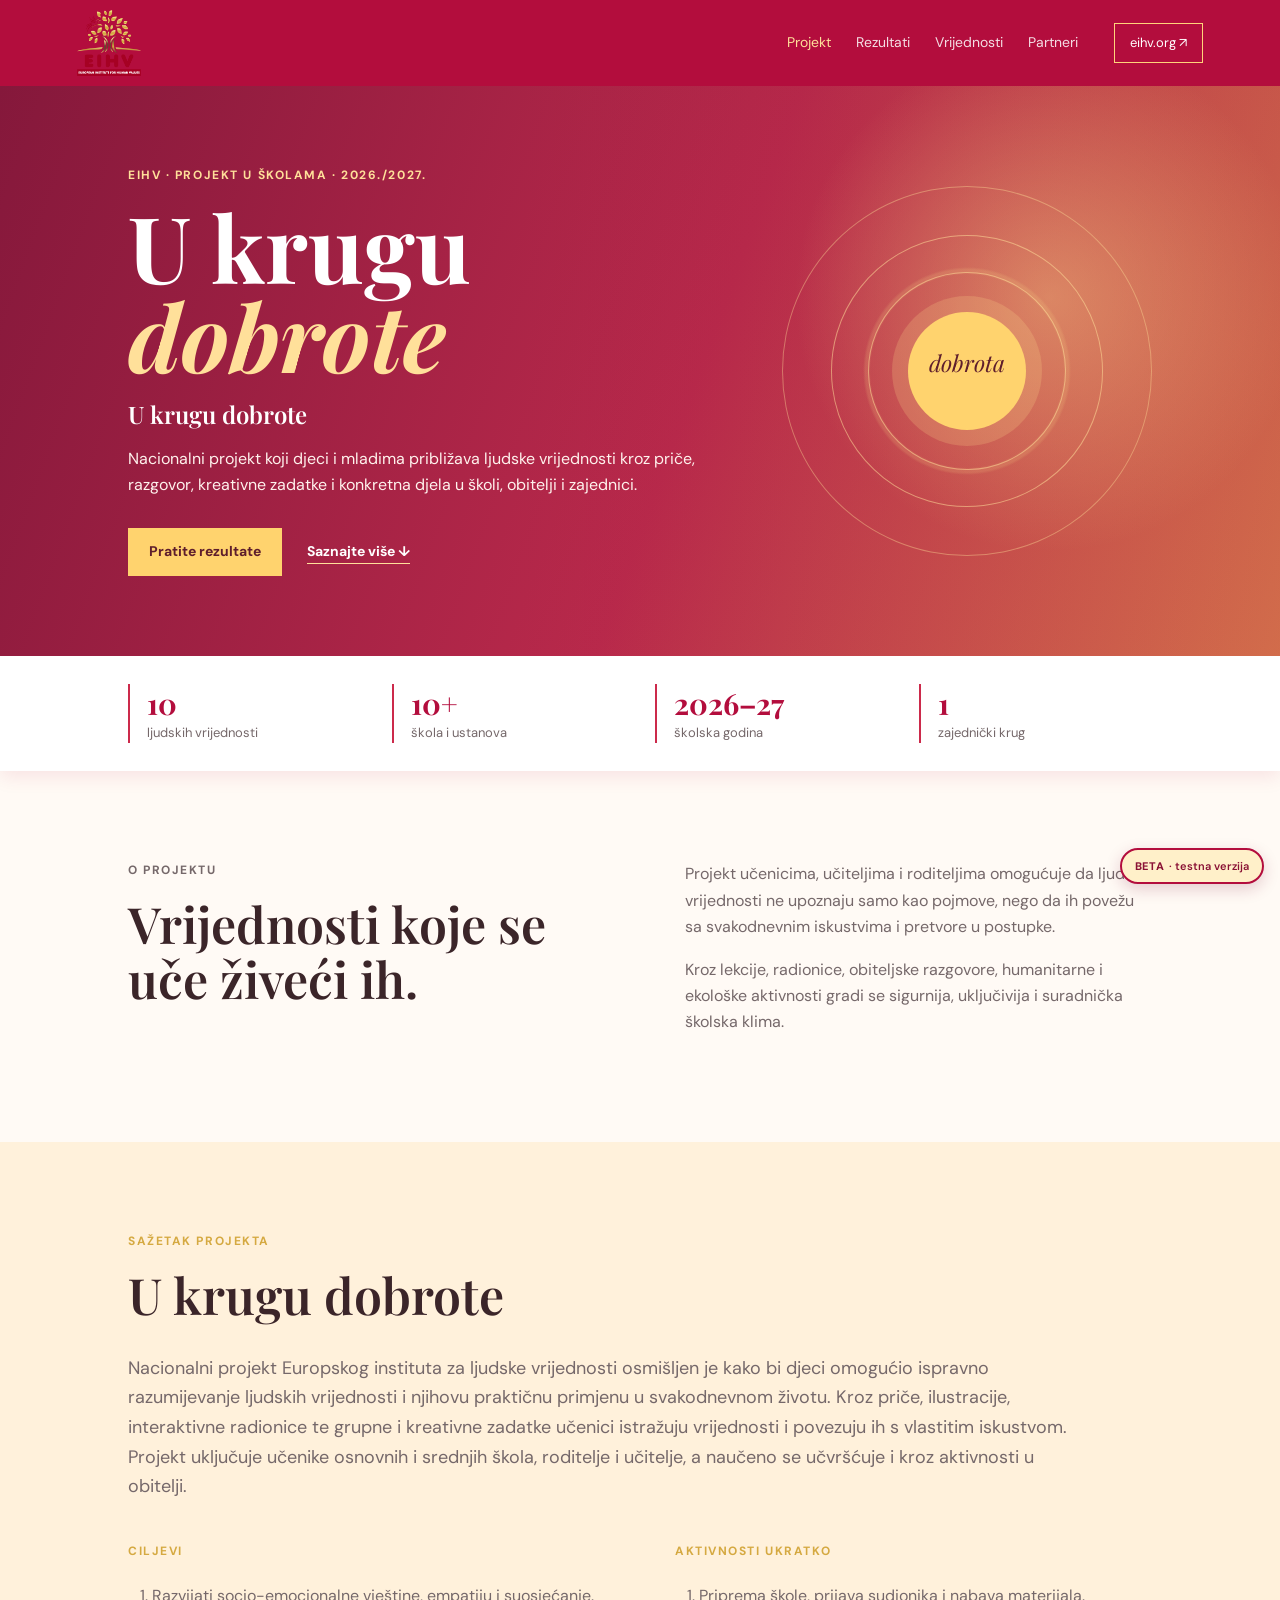
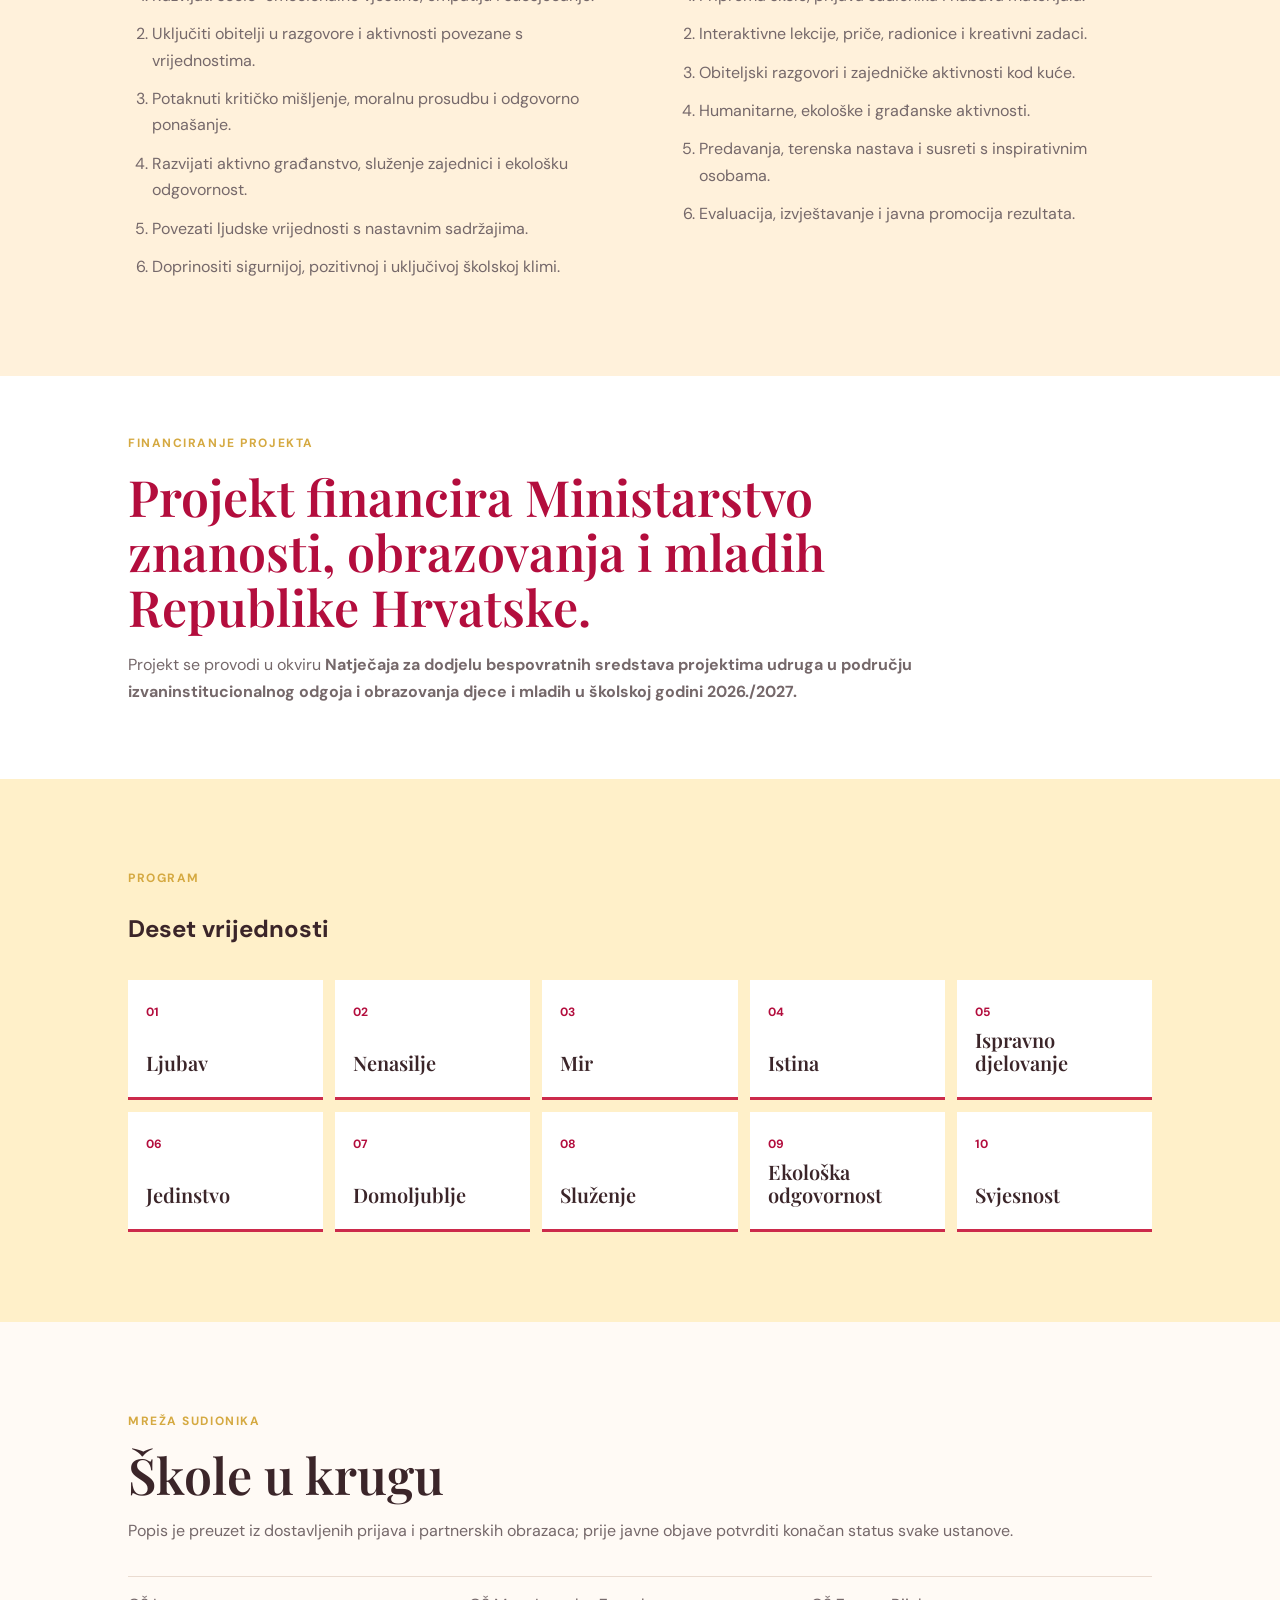
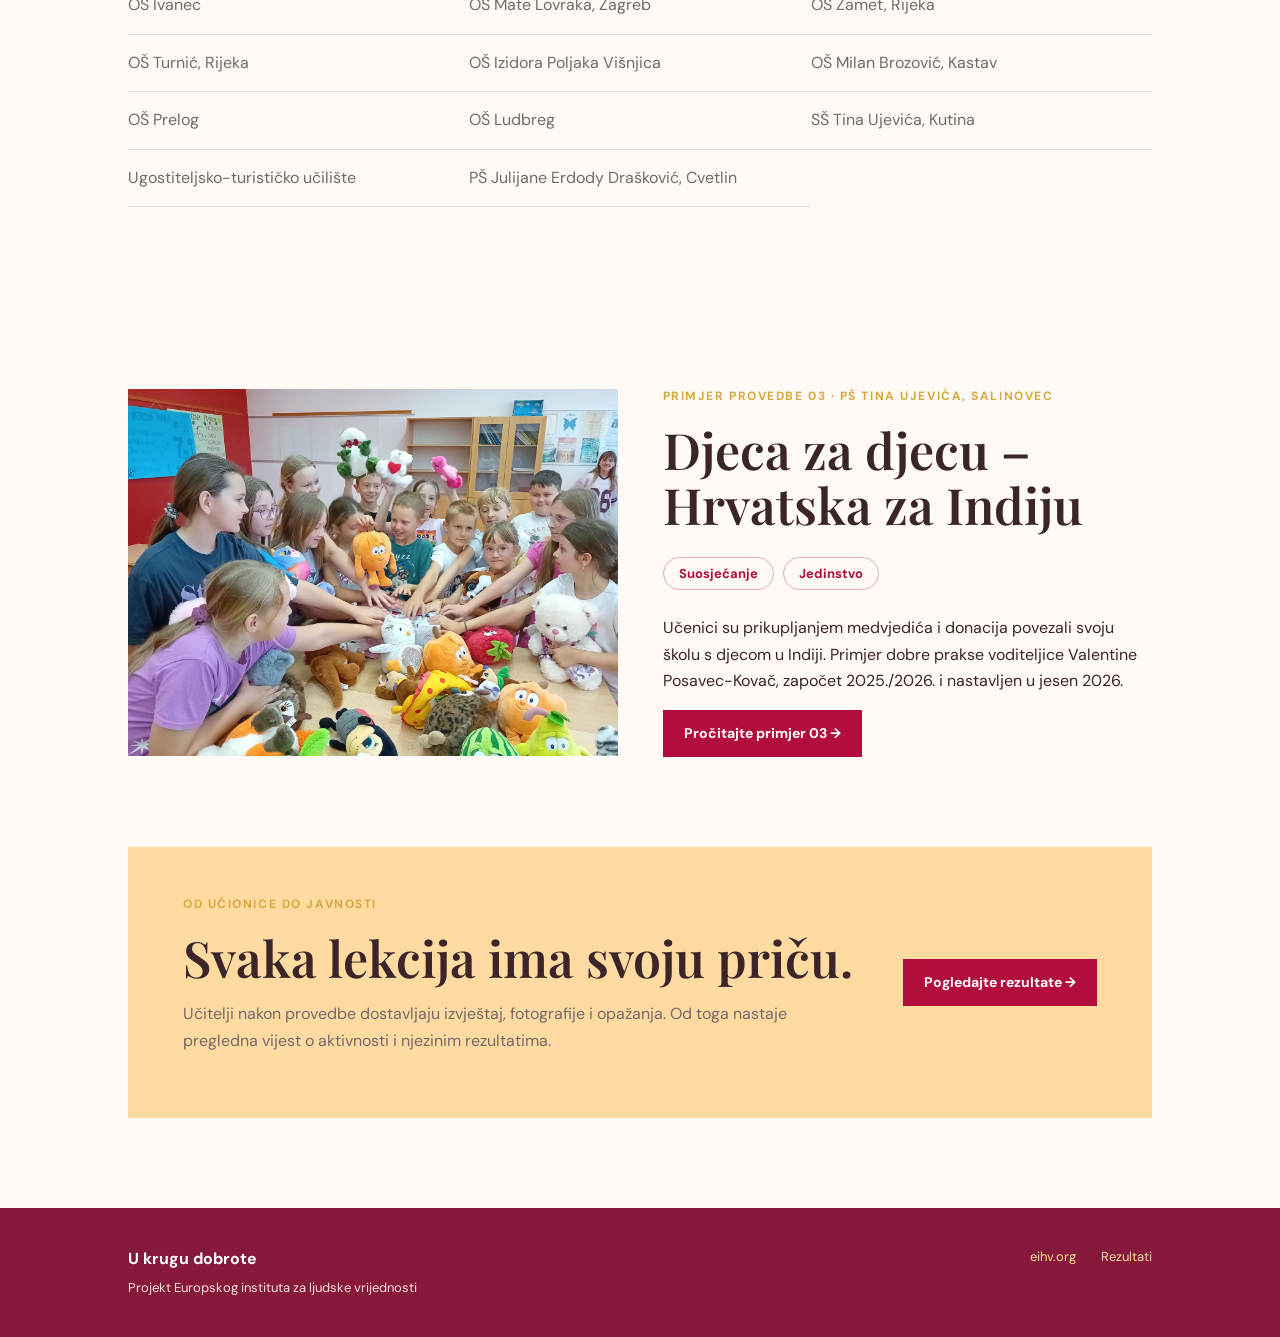
<file: index.html>
<!doctype html>
<html lang="hr">
<head>
  <meta charset="utf-8">
  <meta name="viewport" content="width=device-width, initial-scale=1">
  <meta name="description" content="U krugu dobrote - projekt Europskog instituta za ljudske vrijednosti.">
  <title>U krugu dobrote | EIHV</title>
  <link rel="stylesheet" href="styles.css">
  <link rel="stylesheet" href="primjer-03.css">
</head>
<body>
  <div class="beta-watermark" aria-label="Beta testna verzija">BETA <span>· testna verzija</span></div>
  <header class="site-header">
    <a class="brand" href="index.html" aria-label="U krugu dobrote - početna"><img src="eihv-logo.png" alt="Europski institut za ljudske vrijednosti - EIHV"></a>
    <nav aria-label="Glavna navigacija">
      <a class="active" href="index.html">Projekt</a>
      <a href="results.html">Rezultati</a>
      <a href="#vrijednosti">Vrijednosti</a>
      <a href="#partneri">Partneri</a>
    </nav>
    <a class="header-cta" href="https://eihv.org/" target="_blank" rel="noreferrer">eihv.org ↗</a>
  </header>

  <main>
    <section class="hero">
      <div class="hero-copy">
        <p class="eyebrow">EIHV · projekt u školama · 2026./2027.</p>
        <h1>U krugu<br><em>dobrote</em></h1>
        <p class="lead">U krugu dobrote</p>
        <p class="hero-text">Nacionalni projekt koji djeci i mladima približava ljudske vrijednosti kroz priče, razgovor, kreativne zadatke i konkretna djela u školi, obitelji i zajednici.</p>
        <div class="hero-actions"><a class="button button-gold" href="results.html">Pratite rezultate</a><a class="text-link" href="#o-projektu">Saznajte više ↓</a></div>
      </div>
      <div class="hero-art" aria-label="Ilustracija kruga dobrote" role="img"><div class="sun">dobrota</div><div class="orbit orbit-one"></div><div class="orbit orbit-two"></div></div>
    </section>

    <section class="stats" aria-label="Projekt u brojkama">
      <div><strong>10</strong><span>ljudskih vrijednosti</span></div><div><strong>10+</strong><span>škola i ustanova</span></div><div><strong>2026–27</strong><span>školska godina</span></div><div><strong>1</strong><span>zajednički krug</span></div>
    </section>

    <section class="section two-column" id="o-projektu">
      <div><p class="eyebrow">O projektu</p><h2>Vrijednosti koje se uče živeći ih.</h2></div>
      <div><p>Projekt učenicima, učiteljima i roditeljima omogućuje da ljudske vrijednosti ne upoznaju samo kao pojmove, nego da ih povežu sa svakodnevnim iskustvima i pretvore u postupke.</p><p>Kroz lekcije, radionice, obiteljske razgovore, humanitarne i ekološke aktivnosti gradi se sigurnija, uključivija i suradnička školska klima.</p></div>
    </section>

    <section class="section project-details" id="sazetak">
      <div class="section-heading"><p class="eyebrow">Sažetak projekta</p><h2>U krugu dobrote</h2></div>
      <p class="summary-text">Nacionalni projekt Europskog instituta za ljudske vrijednosti osmišljen je kako bi djeci omogućio ispravno razumijevanje ljudskih vrijednosti i njihovu praktičnu primjenu u svakodnevnom životu. Kroz priče, ilustracije, interaktivne radionice te grupne i kreativne zadatke učenici istražuju vrijednosti i povezuju ih s vlastitim iskustvom. Projekt uključuje učenike osnovnih i srednjih škola, roditelje i učitelje, a naučeno se učvršćuje i kroz aktivnosti u obitelji.</p>
      <div class="detail-columns">
        <div><p class="eyebrow">Ciljevi</p><ol class="goal-list"><li>Razvijati socio-emocionalne vještine, empatiju i suosjećanje.</li><li>Uključiti obitelji u razgovore i aktivnosti povezane s vrijednostima.</li><li>Potaknuti kritičko mišljenje, moralnu prosudbu i odgovorno ponašanje.</li><li>Razvijati aktivno građanstvo, služenje zajednici i ekološku odgovornost.</li><li>Povezati ljudske vrijednosti s nastavnim sadržajima.</li><li>Doprinositi sigurnijoj, pozitivnoj i uključivoj školskoj klimi.</li></ol></div>
        <div><p class="eyebrow">Aktivnosti ukratko</p><ol class="goal-list"><li>Priprema škole, prijava sudionika i nabava materijala.</li><li>Interaktivne lekcije, priče, radionice i kreativni zadaci.</li><li>Obiteljski razgovori i zajedničke aktivnosti kod kuće.</li><li>Humanitarne, ekološke i građanske aktivnosti.</li><li>Predavanja, terenska nastava i susreti s inspirativnim osobama.</li><li>Evaluacija, izvještavanje i javna promocija rezultata.</li></ol></div>
      </div>
    </section>

    <section class="funding-section"><p class="eyebrow">Financiranje projekta</p><h2>Projekt financira Ministarstvo znanosti, obrazovanja i mladih Republike Hrvatske.</h2><p>Projekt se provodi u okviru <strong>Natječaja za dodjelu bespovratnih sredstava projektima udruga u području izvaninstitucionalnog odgoja i obrazovanja djece i mladih u školskoj godini 2026./2027.</strong></p></section>

    <section class="values-section" id="vrijednosti"><div class="section-heading"><p class="eyebrow">Program</p><h2>Deset vrijednosti</h2></div><div class="value-grid">
      <div class="value-card"><b>01</b><span>Ljubav</span></div><div class="value-card"><b>02</b><span>Nenasilje</span></div><div class="value-card"><b>03</b><span>Mir</span></div><div class="value-card"><b>04</b><span>Istina</span></div><div class="value-card"><b>05</b><span>Ispravno djelovanje</span></div><div class="value-card"><b>06</b><span>Jedinstvo</span></div><div class="value-card"><b>07</b><span>Domoljublje</span></div><div class="value-card"><b>08</b><span>Služenje</span></div><div class="value-card"><b>09</b><span>Ekološka odgovornost</span></div><div class="value-card"><b>10</b><span>Svjesnost</span></div>
    </div></section>

    <section class="section" id="partneri"><div class="section-heading"><p class="eyebrow">Mreža sudionika</p><h2>Škole u krugu</h2><p class="muted">Popis je preuzet iz dostavljenih prijava i partnerskih obrazaca; prije javne objave potvrditi konačan status svake ustanove.</p></div><div class="school-grid"><span>OŠ Ivanec</span><span>OŠ Mate Lovraka, Zagreb</span><span>OŠ Zamet, Rijeka</span><span>OŠ Turnić, Rijeka</span><span>OŠ Izidora Poljaka Višnjica</span><span>OŠ Milan Brozović, Kastav</span><span>OŠ Prelog</span><span>OŠ Ludbreg</span><span>SŠ Tina Ujevića, Kutina</span><span>Ugostiteljsko-turističko učilište</span><span>PŠ Julijane Erdody Drašković, Cvetlin</span></div></section>

    <section class="section practice-feature" id="primjer-03" aria-labelledby="primjer-03-naslov">
      <a href="primjer-03-djeca-za-djecu.html" aria-label="Pročitajte primjer 03: Djeca za djecu – Hrvatska za Indiju"><img src="assets/primjer-03/slika-2.webp" alt="Učenici iz Salinovca u humanitarnoj akciji s plišanim medvjedićima" width="1600" height="1200" loading="lazy"></a>
      <div><p class="eyebrow">Primjer provedbe 03 · PŠ Tina Ujevića, Salinovec</p><h2 id="primjer-03-naslov">Djeca za djecu – Hrvatska za Indiju</h2><div class="value-tags" aria-label="Vrijednosti"><span>Suosjećanje</span><span>Jedinstvo</span></div><p>Učenici su prikupljanjem medvjedića i donacija povezali svoju školu s djecom u Indiji. Primjer dobre prakse voditeljice Valentine Posavec-Kovač, započet 2025./2026. i nastavljen u jesen 2026.</p><a class="button button-dark" href="primjer-03-djeca-za-djecu.html">Pročitajte primjer 03 →</a></div>
    </section>
    <section class="results-promo"><div><p class="eyebrow">Od učionice do javnosti</p><h2>Svaka lekcija ima svoju priču.</h2><p>Učitelji nakon provedbe dostavljaju izvještaj, fotografije i opažanja. Od toga nastaje pregledna vijest o aktivnosti i njezinim rezultatima.</p></div><a class="button button-dark" href="results.html">Pogledajte rezultate →</a></section>
  </main>
  <footer><div><strong>U krugu dobrote</strong><p>Projekt Europskog instituta za ljudske vrijednosti</p></div><div><a href="https://eihv.org/" target="_blank" rel="noreferrer">eihv.org</a><a href="results.html">Rezultati</a></div></footer>
</body>
</html>
</file>
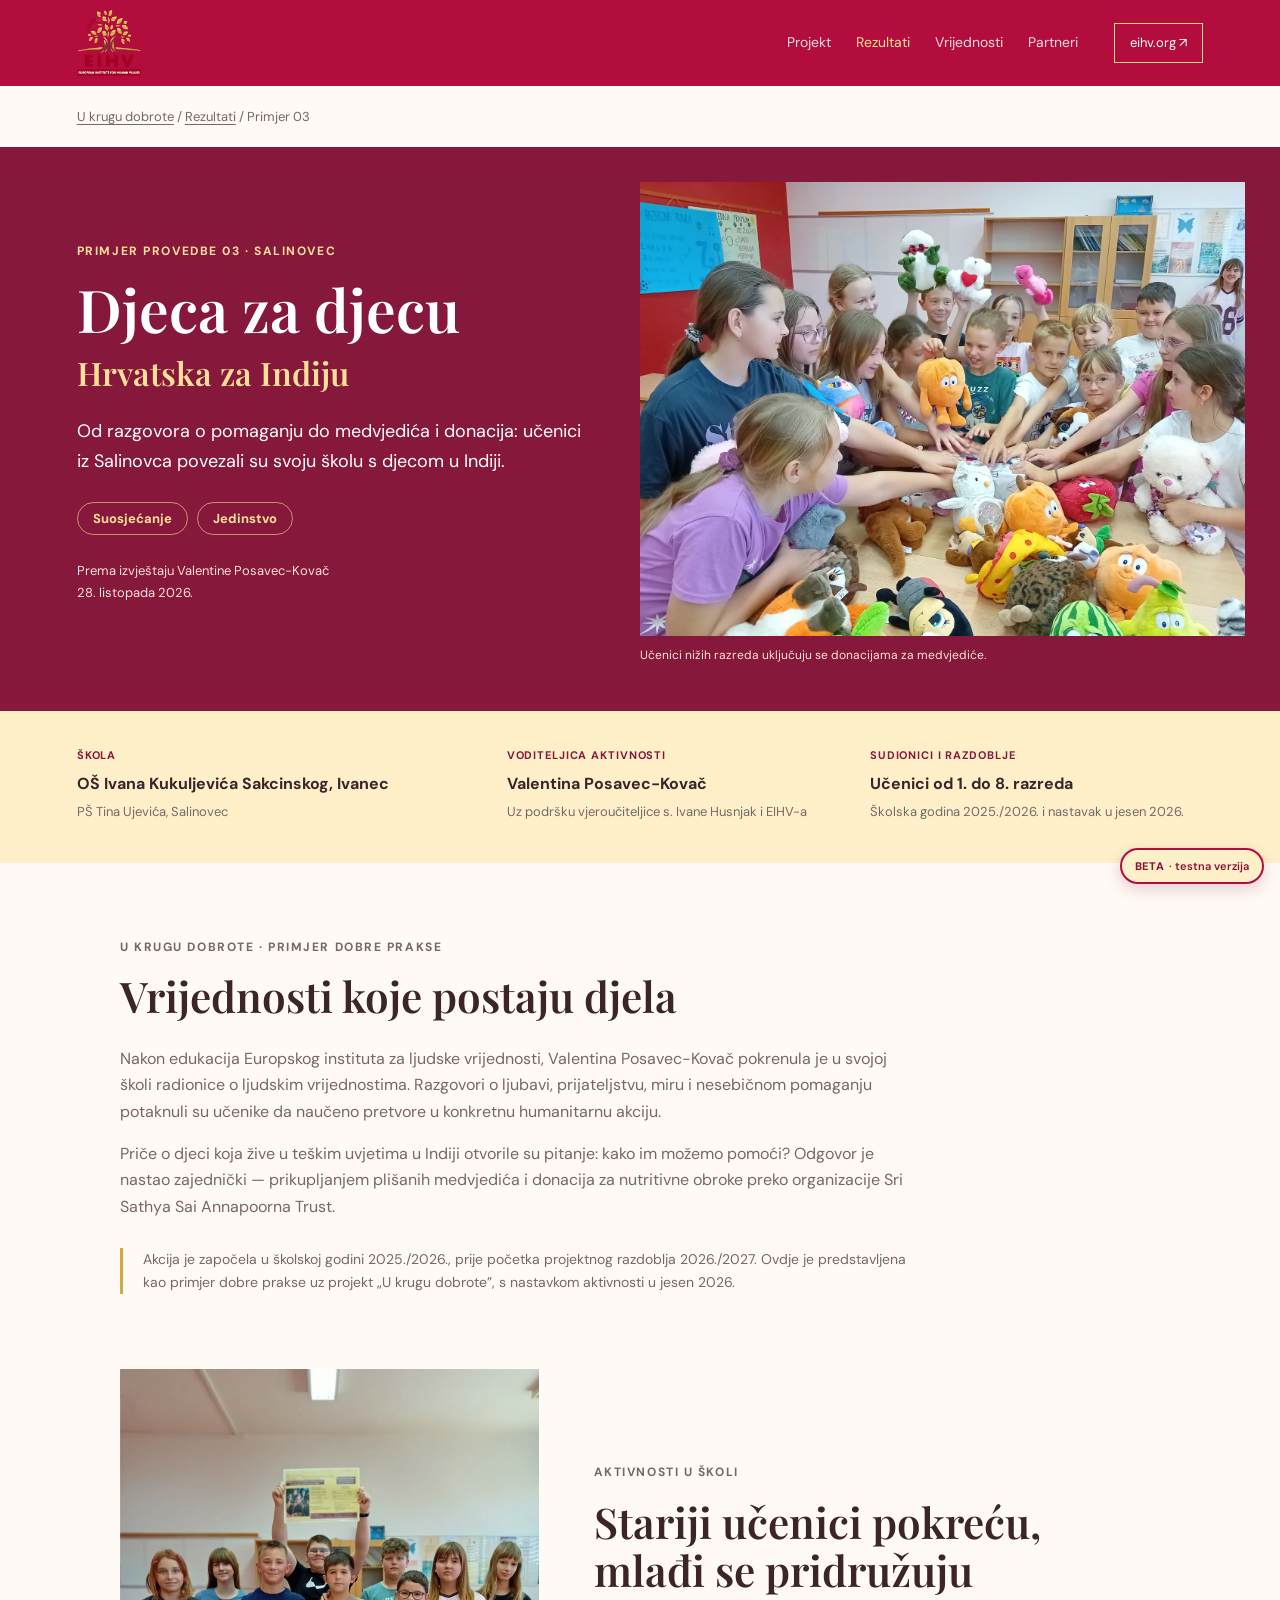
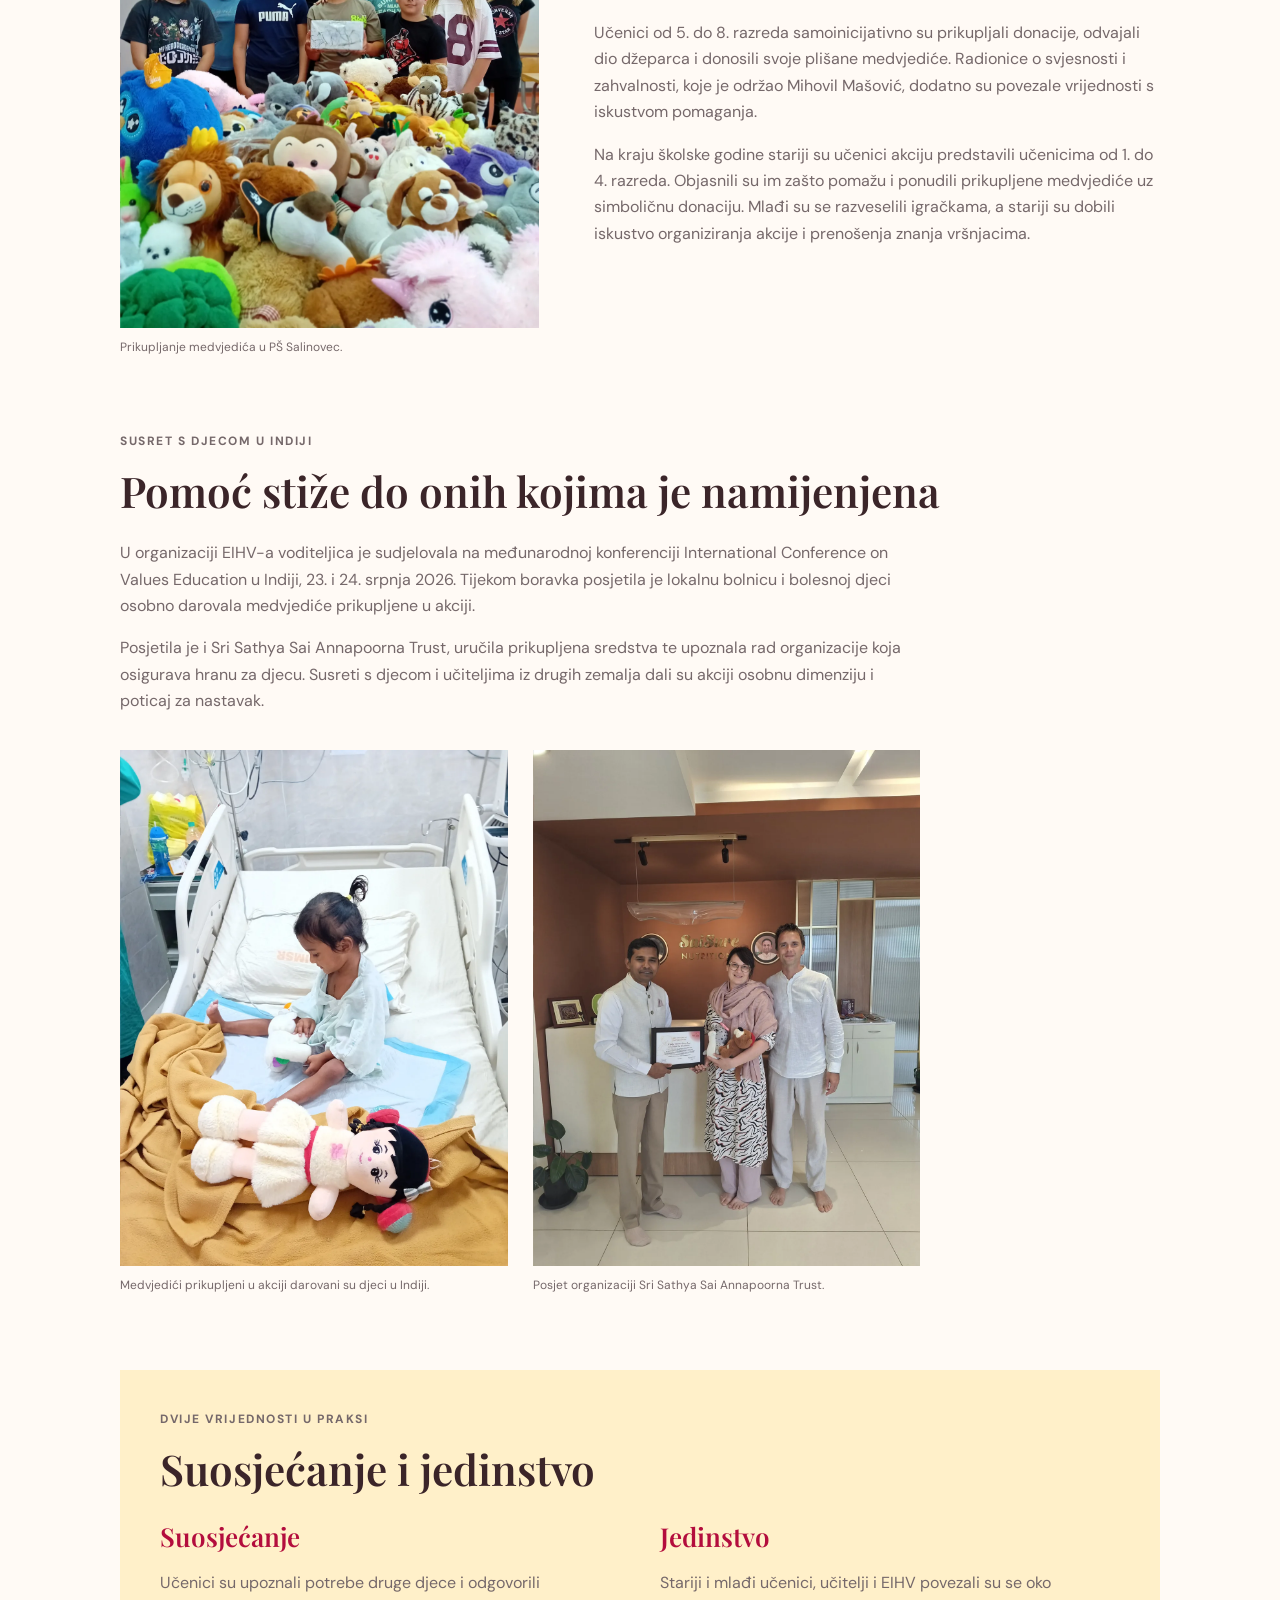
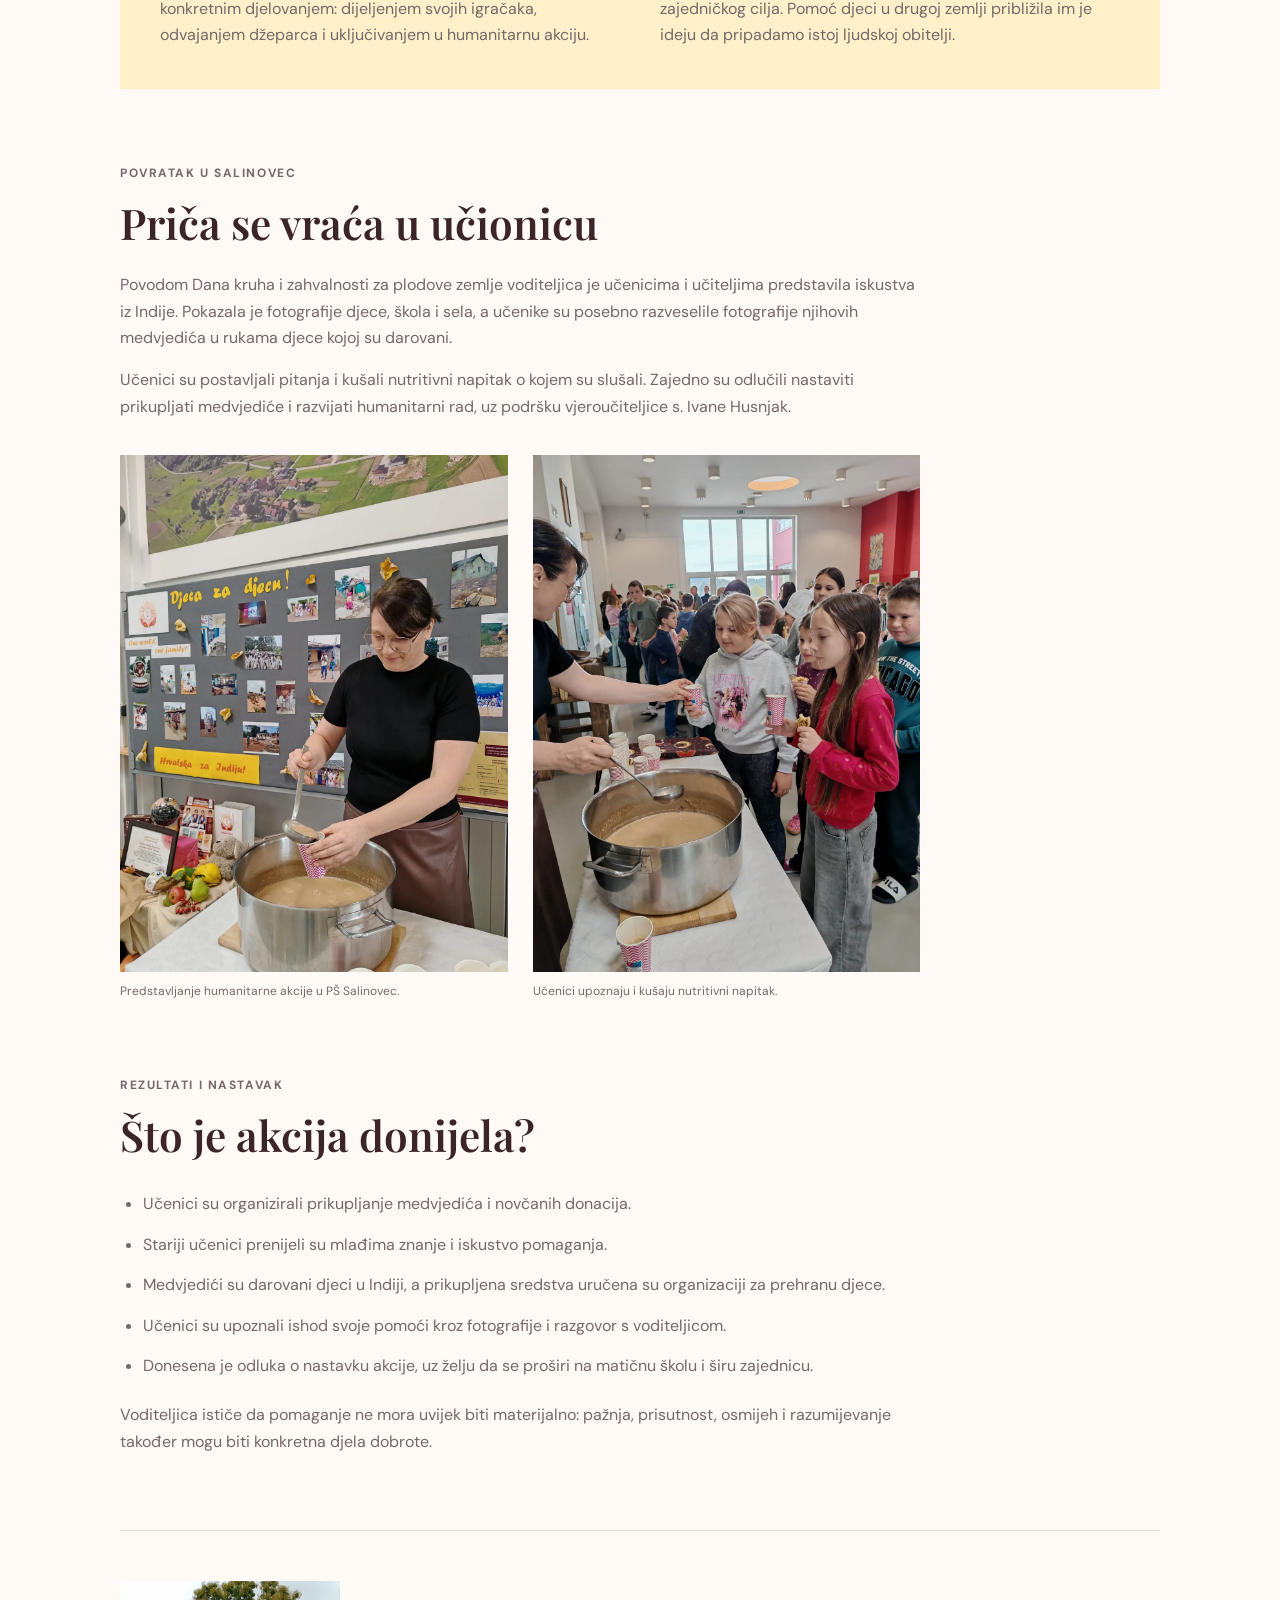
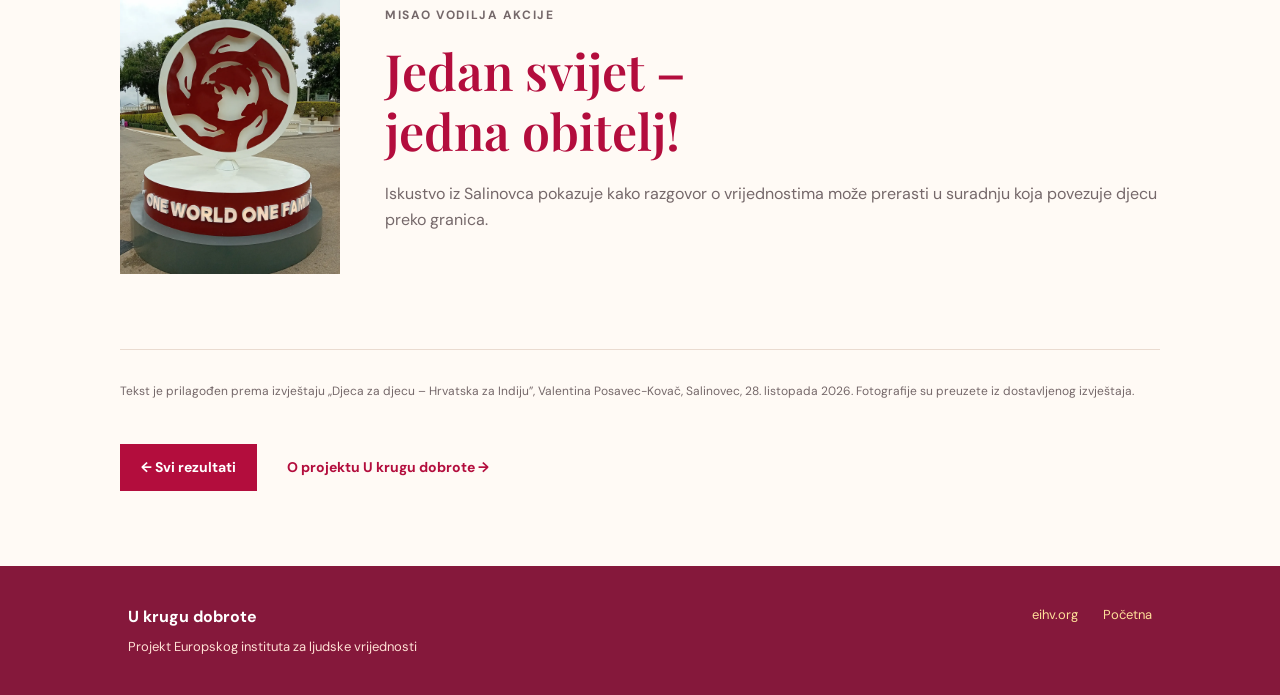
<file: primjer-03-djeca-za-djecu.html>
<!doctype html>
<html lang="hr">
<head>
  <meta charset="utf-8">
  <meta name="viewport" content="width=device-width, initial-scale=1">
  <meta name="description" content="Primjer provedbe 03 uz projekt U krugu dobrote: učenici iz Salinovca kroz akciju Djeca za djecu žive suosjećanje i jedinstvo.">
  <title>03 · Djeca za djecu – Hrvatska za Indiju | U krugu dobrote</title>
  <link rel="stylesheet" href="styles.css">
  <link rel="stylesheet" href="primjer-03.css">
</head>
<body>
  <a class="skip-link" href="#sadrzaj">Preskoči na sadržaj</a>
  <div class="beta-watermark" aria-label="Beta testna verzija">BETA <span>· testna verzija</span></div>
  <header class="site-header">
    <a class="brand" href="index.html" aria-label="U krugu dobrote – početna"><img src="eihv-logo.png" alt="Europski institut za ljudske vrijednosti – EIHV"></a>
    <nav aria-label="Glavna navigacija"><a href="index.html">Projekt</a><a class="active" href="results.html" aria-current="location">Rezultati</a><a href="index.html#vrijednosti">Vrijednosti</a><a href="index.html#partneri">Partneri</a></nav>
    <a class="header-cta" href="https://eihv.org/" target="_blank" rel="noreferrer">eihv.org ↗</a>
  </header>
  <main id="sadrzaj">
    <div class="article-breadcrumb" aria-label="Putanja"><a href="index.html">U krugu dobrote</a><span aria-hidden="true"> / </span><a href="results.html">Rezultati</a><span aria-hidden="true"> / </span><span>Primjer 03</span></div>
    <article>
      <header class="practice-hero">
        <div class="practice-heading">
          <p class="eyebrow">Primjer provedbe 03 · Salinovec</p>
          <h1>Djeca za djecu<span>Hrvatska za Indiju</span></h1>
          <p class="practice-lead">Od razgovora o pomaganju do medvjedića i donacija: učenici iz Salinovca povezali su svoju školu s djecom u Indiji.</p>
          <div class="value-tags" aria-label="Vrijednosti"><span>Suosjećanje</span><span>Jedinstvo</span></div>
          <p class="practice-byline">Prema izvještaju Valentine Posavec-Kovač<br><time datetime="2026-10-28">28. listopada 2026.</time></p>
        </div>
        <figure class="practice-cover"><img src="assets/primjer-03/slika-2.webp" alt="Učenici okupljeni oko plišanih igračaka u školskoj humanitarnoj akciji" width="1600" height="1200" fetchpriority="high"><figcaption>Učenici nižih razreda uključuju se donacijama za medvjediće.</figcaption></figure>
      </header>

      <div class="practice-facts">
        <div><span>Škola</span><strong>OŠ Ivana Kukuljevića Sakcinskog, Ivanec</strong><p>PŠ Tina Ujevića, Salinovec</p></div>
        <div><span>Voditeljica aktivnosti</span><strong>Valentina Posavec-Kovač</strong><p>Uz podršku vjeroučiteljice s. Ivane Husnjak i EIHV-a</p></div>
        <div><span>Sudionici i razdoblje</span><strong>Učenici od 1. do 8. razreda</strong><p>Školska godina 2025./2026. i nastavak u jesen 2026.</p></div>
      </div>

      <div class="practice-content">
        <section class="practice-section opening-copy">
          <p class="eyebrow">U krugu dobrote · primjer dobre prakse</p>
          <h2>Vrijednosti koje postaju djela</h2>
          <p>Nakon edukacija Europskog instituta za ljudske vrijednosti, Valentina Posavec-Kovač pokrenula je u svojoj školi radionice o ljudskim vrijednostima. Razgovori o ljubavi, prijateljstvu, miru i nesebičnom pomaganju potaknuli su učenike da naučeno pretvore u konkretnu humanitarnu akciju.</p>
          <p>Priče o djeci koja žive u teškim uvjetima u Indiji otvorile su pitanje: kako im možemo pomoći? Odgovor je nastao zajednički — prikupljanjem plišanih medvjedića i donacija za nutritivne obroke preko organizacije Sri Sathya Sai Annapoorna Trust.</p>
          <p class="period-note">Akcija je započela u školskoj godini 2025./2026., prije početka projektnog razdoblja 2026./2027. Ovdje je predstavljena kao primjer dobre prakse uz projekt „U krugu dobrote”, s nastavkom aktivnosti u jesen 2026.</p>
        </section>

        <section class="practice-section practice-split">
          <figure><a href="assets/primjer-03/slika-1.webp"><img src="assets/primjer-03/slika-1.webp" alt="Učenici PŠ Salinovec iza stola prepunog prikupljenih plišanih igračaka" width="1200" height="1600" loading="lazy"></a><figcaption>Prikupljanje medvjedića u PŠ Salinovec.</figcaption></figure>
          <div><p class="eyebrow">Aktivnosti u školi</p><h2>Stariji učenici pokreću, mlađi se pridružuju</h2>
            <p>Učenici od 5. do 8. razreda samoinicijativno su prikupljali donacije, odvajali dio džeparca i donosili svoje plišane medvjediće. Radionice o svjesnosti i zahvalnosti, koje je održao Mihovil Mašović, dodatno su povezale vrijednosti s iskustvom pomaganja.</p>
            <p>Na kraju školske godine stariji su učenici akciju predstavili učenicima od 1. do 4. razreda. Objasnili su im zašto pomažu i ponudili prikupljene medvjediće uz simboličnu donaciju. Mlađi su se razveselili igračkama, a stariji su dobili iskustvo organiziranja akcije i prenošenja znanja vršnjacima.</p>
          </div>
        </section>

        <section class="practice-section">
          <p class="eyebrow">Susret s djecom u Indiji</p><h2>Pomoć stiže do onih kojima je namijenjena</h2>
          <div class="reading-copy"><p>U organizaciji EIHV-a voditeljica je sudjelovala na međunarodnoj konferenciji International Conference on Values Education u Indiji, 23. i 24. srpnja 2026. Tijekom boravka posjetila je lokalnu bolnicu i bolesnoj djeci osobno darovala medvjediće prikupljene u akciji.</p>
          <p>Posjetila je i Sri Sathya Sai Annapoorna Trust, uručila prikupljena sredstva te upoznala rad organizacije koja osigurava hranu za djecu. Susreti s djecom i učiteljima iz drugih zemalja dali su akciji osobnu dimenziju i poticaj za nastavak.</p></div>
          <div class="practice-photo-pair">
            <figure><a href="assets/primjer-03/slika-3.webp"><img src="assets/primjer-03/slika-3.webp" alt="Plišane igračke darovane djetetu tijekom posjeta bolnici u Indiji" width="1200" height="1600" loading="lazy"></a><figcaption>Medvjedići prikupljeni u akciji darovani su djeci u Indiji.</figcaption></figure>
            <figure><a href="assets/primjer-03/slika-4.webp"><img src="assets/primjer-03/slika-4.webp" alt="Valentina Posavec-Kovač s domaćinima tijekom posjeta organizaciji Sri Sathya Sai Annapoorna Trust" width="1200" height="1600" loading="lazy"></a><figcaption>Posjet organizaciji Sri Sathya Sai Annapoorna Trust.</figcaption></figure>
          </div>
        </section>

        <section class="practice-values practice-section">
          <p class="eyebrow">Dvije vrijednosti u praksi</p><h2>Suosjećanje i jedinstvo</h2>
          <div class="practice-value-columns"><div><h3>Suosjećanje</h3><p>Učenici su upoznali potrebe druge djece i odgovorili konkretnim djelovanjem: dijeljenjem svojih igračaka, odvajanjem džeparca i uključivanjem u humanitarnu akciju.</p></div><div><h3>Jedinstvo</h3><p>Stariji i mlađi učenici, učitelji i EIHV povezali su se oko zajedničkog cilja. Pomoć djeci u drugoj zemlji približila im je ideju da pripadamo istoj ljudskoj obitelji.</p></div></div>
        </section>

        <section class="practice-section">
          <p class="eyebrow">Povratak u Salinovec</p><h2>Priča se vraća u učionicu</h2>
          <div class="reading-copy"><p>Povodom Dana kruha i zahvalnosti za plodove zemlje voditeljica je učenicima i učiteljima predstavila iskustva iz Indije. Pokazala je fotografije djece, škola i sela, a učenike su posebno razveselile fotografije njihovih medvjedića u rukama djece kojoj su darovani.</p>
          <p>Učenici su postavljali pitanja i kušali nutritivni napitak o kojem su slušali. Zajedno su odlučili nastaviti prikupljati medvjediće i razvijati humanitarni rad, uz podršku vjeroučiteljice s. Ivane Husnjak.</p></div>
          <div class="practice-photo-pair">
            <figure><a href="assets/primjer-03/slika-5.webp"><img src="assets/primjer-03/slika-5.webp" alt="Priprema napitka tijekom predstavljanja humanitarne akcije u školi" width="1200" height="1600" loading="lazy"></a><figcaption>Predstavljanje humanitarne akcije u PŠ Salinovec.</figcaption></figure>
            <figure><a href="assets/primjer-03/slika-6.webp"><img src="assets/primjer-03/slika-6.webp" alt="Učenici kušaju napitak nakon predstavljanja iskustava iz Indije" width="1200" height="1600" loading="lazy"></a><figcaption>Učenici upoznaju i kušaju nutritivni napitak.</figcaption></figure>
          </div>
        </section>

        <section class="practice-section practice-outcomes">
          <p class="eyebrow">Rezultati i nastavak</p><h2>Što je akcija donijela?</h2>
          <ul><li>Učenici su organizirali prikupljanje medvjedića i novčanih donacija.</li><li>Stariji učenici prenijeli su mlađima znanje i iskustvo pomaganja.</li><li>Medvjedići su darovani djeci u Indiji, a prikupljena sredstva uručena su organizaciji za prehranu djece.</li><li>Učenici su upoznali ishod svoje pomoći kroz fotografije i razgovor s voditeljicom.</li><li>Donesena je odluka o nastavku akcije, uz želju da se proširi na matičnu školu i širu zajednicu.</li></ul>
          <p>Voditeljica ističe da pomaganje ne mora uvijek biti materijalno: pažnja, prisutnost, osmijeh i razumijevanje također mogu biti konkretna djela dobrote.</p>
        </section>

        <section class="practice-closing practice-section">
          <img src="assets/primjer-03/slika-7.webp" alt="Skulptura s porukom One World One Family – Jedan svijet, jedna obitelj" width="1200" height="1600" loading="lazy">
          <div><p class="eyebrow">Misao vodilja akcije</p><blockquote>Jedan svijet –<br>jedna obitelj!</blockquote><p>Iskustvo iz Salinovca pokazuje kako razgovor o vrijednostima može prerasti u suradnju koja povezuje djecu preko granica.</p></div>
        </section>
        <div class="practice-source"><p>Tekst je prilagođen prema izvještaju „Djeca za djecu – Hrvatska za Indiju”, Valentina Posavec-Kovač, Salinovec, 28. listopada 2026. Fotografije su preuzete iz dostavljenog izvještaja.</p></div>
        <nav class="practice-back" aria-label="Povezane stranice"><a class="button button-dark" href="results.html">← Svi rezultati</a><a class="text-link" href="index.html">O projektu U krugu dobrote →</a></nav>
      </div>
    </article>
  </main>
  <footer><div><strong>U krugu dobrote</strong><p>Projekt Europskog instituta za ljudske vrijednosti</p></div><div><a href="https://eihv.org/" target="_blank" rel="noreferrer">eihv.org</a><a href="index.html">Početna</a></div></footer>
</body>
</html>
</file>
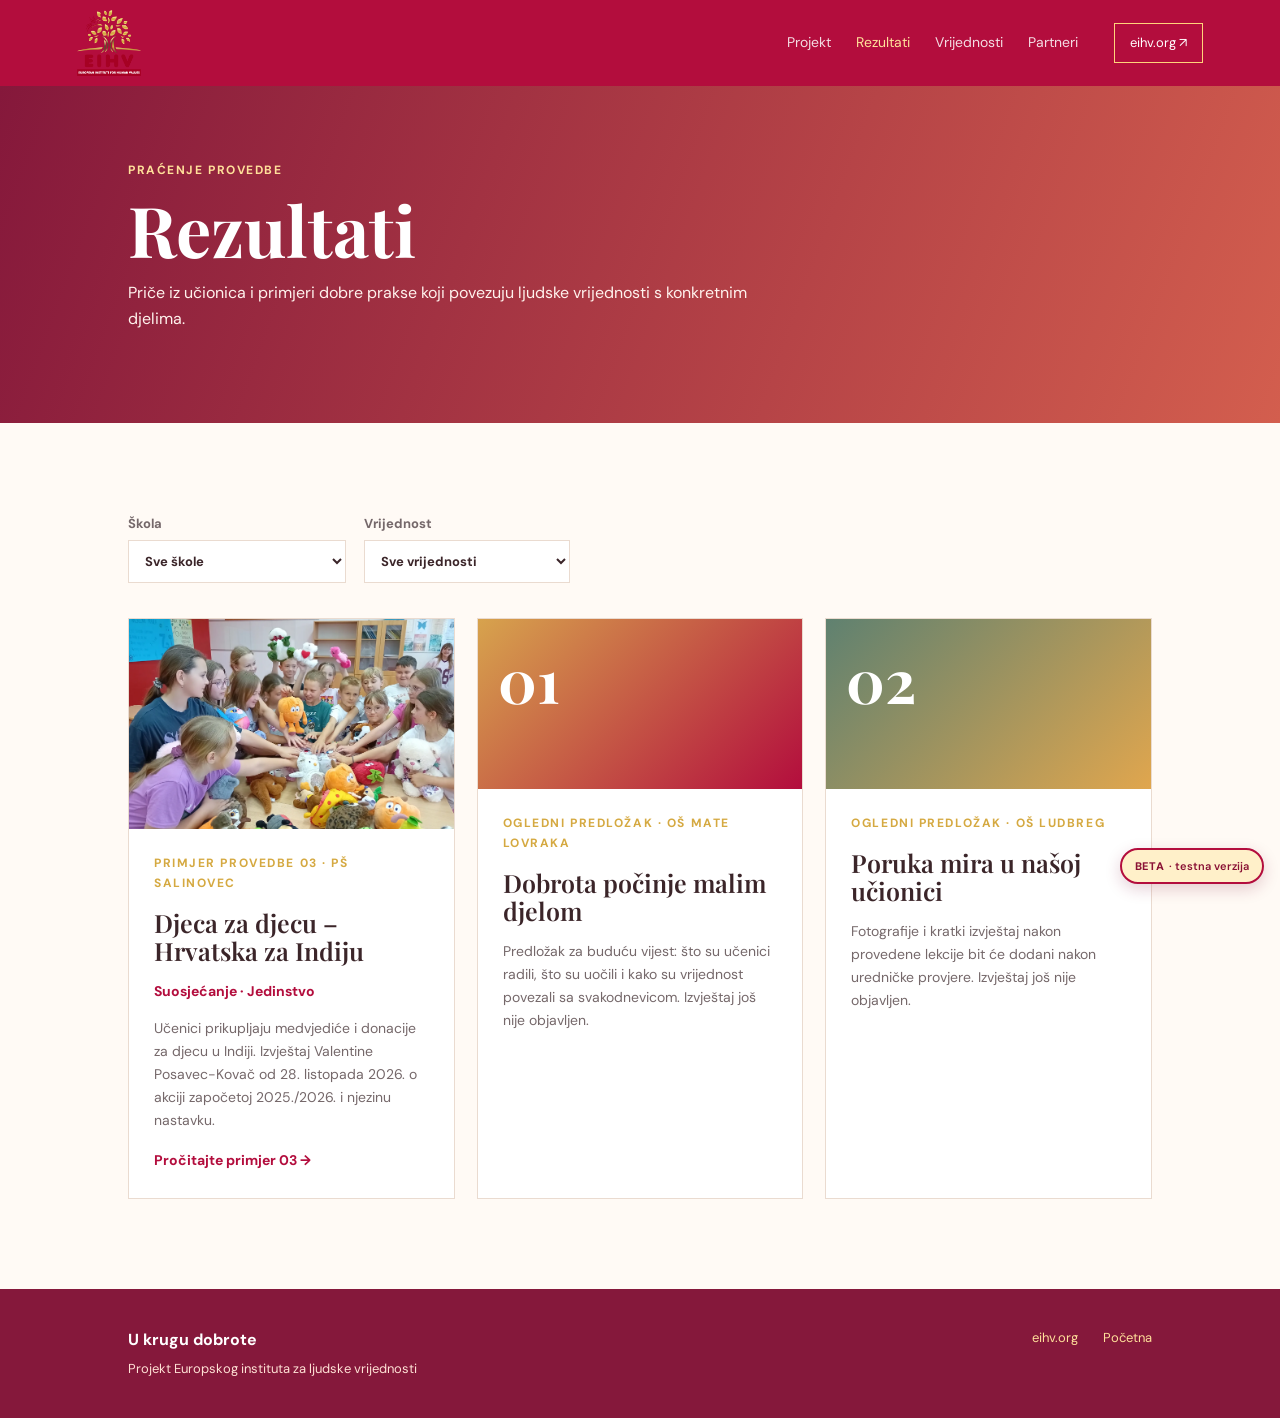
<file: results.html>
<!doctype html>
<html lang="hr">
<head><meta charset="utf-8"><meta name="viewport" content="width=device-width, initial-scale=1"><meta name="description" content="Primjeri provedbe i rezultati projekta U krugu dobrote."><title>Rezultati | U krugu dobrote</title><link rel="stylesheet" href="styles.css"><link rel="stylesheet" href="primjer-03.css"><script src="results.js" defer></script></head>
<body>
  <div class="beta-watermark" aria-label="Beta testna verzija">BETA <span>· testna verzija</span></div>
  <header class="site-header"><a class="brand" href="index.html" aria-label="U krugu dobrote – početna"><img src="eihv-logo.png" alt="Europski institut za ljudske vrijednosti - EIHV"></a><nav aria-label="Glavna navigacija"><a href="index.html">Projekt</a><a class="active" href="results.html" aria-current="page">Rezultati</a><a href="index.html#vrijednosti">Vrijednosti</a><a href="index.html#partneri">Partneri</a></nav><a class="header-cta" href="https://eihv.org/" target="_blank" rel="noreferrer">eihv.org ↗</a></header>
  <main>
    <section class="page-intro"><p class="eyebrow">Praćenje provedbe</p><h1>Rezultati</h1><p>Priče iz učionica i primjeri dobre prakse koji povezuju ljudske vrijednosti s konkretnim djelima.</p></section>
    <section class="section">
      <div class="filters" aria-label="Filtriranje rezultata"><label>Škola<select id="school-filter"><option value="">Sve škole</option><option value="lovrak">OŠ Mate Lovraka</option><option value="ludbreg">OŠ Ludbreg</option><option value="ivanec">OŠ Ivanec · PŠ Salinovec</option></select></label><label>Vrijednost<select id="value-filter"><option value="">Sve vrijednosti</option><option value="ljubav">Ljubav</option><option value="mir">Mir</option><option value="nenasilje">Nenasilje</option><option value="ekologija">Ekološka odgovornost</option><option value="suosjecanje">Suosjećanje</option><option value="jedinstvo">Jedinstvo</option></select></label></div>
      <div class="story-grid">
        <article class="story-card" data-school="ivanec" data-values="suosjecanje jedinstvo" id="primjer-03"><a href="primjer-03-djeca-za-djecu.html" aria-label="Pročitajte primjer 03: Djeca za djecu – Hrvatska za Indiju"><img class="story-photo" src="assets/primjer-03/slika-2.webp" alt="Učenici iz Salinovca s prikupljenim plišanim igračkama" width="1600" height="1200"></a><div class="story-body"><p class="eyebrow">Primjer provedbe 03 · PŠ Salinovec</p><h2>Djeca za djecu – Hrvatska za Indiju</h2><p class="story-value">Suosjećanje · Jedinstvo</p><p>Učenici prikupljaju medvjediće i donacije za djecu u Indiji. Izvještaj Valentine Posavec-Kovač od 28. listopada 2026. o akciji započetoj 2025./2026. i njezinu nastavku.</p><a href="primjer-03-djeca-za-djecu.html" class="text-link">Pročitajte primjer 03 →</a></div></article>
        <article class="story-card" data-school="lovrak" data-values="ljubav"><div class="story-image image-one">01</div><div class="story-body"><p class="eyebrow">Ogledni predložak · OŠ Mate Lovraka</p><h2>Dobrota počinje malim djelom</h2><p>Predložak za buduću vijest: što su učenici radili, što su uočili i kako su vrijednost povezali sa svakodnevicom. Izvještaj još nije objavljen.</p></div></article>
        <article class="story-card" data-school="ludbreg" data-values="mir"><div class="story-image image-two">02</div><div class="story-body"><p class="eyebrow">Ogledni predložak · OŠ Ludbreg</p><h2>Poruka mira u našoj učionici</h2><p>Fotografije i kratki izvještaj nakon provedene lekcije bit će dodani nakon uredničke provjere. Izvještaj još nije objavljen.</p></div></article>
      </div>
      <p id="results-empty" class="results-empty" role="status" hidden>Za odabranu školu i vrijednost još nema objava.</p>
    </section>
  </main>
  <footer><div><strong>U krugu dobrote</strong><p>Projekt Europskog instituta za ljudske vrijednosti</p></div><div><a href="https://eihv.org/" target="_blank" rel="noreferrer">eihv.org</a><a href="index.html">Početna</a></div></footer>
</body></html>
</file>
<file: styles.css>
@import url('https://fonts.googleapis.com/css2?family=DM+Sans:wght@400;500;600;700&family=Playfair+Display:ital,wght@0,600;0,700;1,600;1,700&display=swap');
:root{--ink:#3b2529;--muted:#75686a;--gold:#d5a941;--gold-light:#fff0c9;--wine:#b30d3d;--red:#cc2a4b;--paper:#fffaf5;--line:#eadbd0}*{box-sizing:border-box}body{margin:0;background:var(--paper);color:var(--ink);font:16px/1.65 'DM Sans',Arial,sans-serif}a{color:inherit;text-decoration:none}.beta-watermark{position:fixed;right:16px;bottom:16px;z-index:20;background:#fff0c9;color:#8a1235;border:2px solid #b30d3d;border-radius:999px;padding:7px 13px;font-size:11px;font-weight:800;letter-spacing:.08em;text-transform:uppercase;box-shadow:0 5px 16px #7d143633}.beta-watermark span{font-weight:600;letter-spacing:0;text-transform:none}.site-header{height:86px;background:#b30d3d;color:#fff;display:flex;align-items:center;padding:0 clamp(22px,6vw,88px);gap:36px}.brand{display:flex;align-items:center;margin-right:auto}.brand img{display:block;width:64px;height:66px;object-fit:contain}.site-header nav{display:flex;gap:25px;font-size:14px}.site-header nav a{opacity:.86}.site-header nav a:hover,.site-header nav .active{color:#ffe09a;opacity:1}.header-cta{border:1px solid #ffd47a;color:#fff;padding:8px 15px;font-size:13px}.hero{min-height:570px;background:linear-gradient(110deg,#85183b 0%,#b9294b 54%,#e17a4f 100%);color:#fff;display:flex;align-items:center;padding:70px clamp(22px,10vw,150px);position:relative;overflow:hidden}.hero:after{content:'';position:absolute;inset:0;background:radial-gradient(circle at 82% 37%,#ffe18b66,transparent 23%),linear-gradient(90deg,transparent 40%,#6e123022);pointer-events:none}.hero-copy{max-width:630px;z-index:1}.eyebrow{color:var(--gold);font-size:12px;font-weight:700;letter-spacing:.13em;text-transform:uppercase;margin:0 0 15px}.hero .eyebrow,.page-intro .eyebrow{color:#ffe09a}.hero h1,.page-intro h1{font:700 clamp(54px,8vw,92px)/.97 'Playfair Display',serif;margin:0 0 18px}.hero h1 em{color:#ffe09a;font-style:italic}.lead{font:600 24px 'Playfair Display',serif;margin:0 0 15px}.hero-text{max-width:570px;color:#fff2ed}.hero-actions{display:flex;align-items:center;gap:25px;margin-top:30px}.button{display:inline-block;padding:12px 21px;font-weight:700;font-size:14px}.button-gold{background:#ffd36e;color:#5e1e2c}.button-dark{background:var(--wine);color:#fff}.text-link{color:var(--wine);font-weight:700;font-size:14px}.hero .text-link{color:#fff;border-bottom:1px solid #ffe09a}.hero-art{width:370px;height:370px;border-radius:50%;border:1px solid #ffe09a66;margin-left:auto;z-index:1;position:relative;background:radial-gradient(circle,#ffe18b44 0 20%,transparent 21% 37%,#ffe18b28 38% 39%,transparent 40%)}.sun{position:absolute;inset:125px;text-align:center;padding-top:35px;border-radius:50%;background:#ffd36e;color:#5e1e2c;font:italic 23px 'Playfair Display',serif;box-shadow:0 0 0 16px #ffe18b33}.orbit{position:absolute;border:1px solid #ffe09a88;border-radius:50%;inset:48px;transform:rotate(38deg)}.orbit-two{inset:85px;transform:rotate(-46deg)}.stats{display:grid;grid-template-columns:repeat(4,1fr);background:#fff;box-shadow:0 6px 18px #b30d3d18;padding:28px clamp(22px,10vw,150px);gap:30px}.stats div{display:flex;flex-direction:column;border-left:2px solid var(--red);padding-left:17px}.stats strong{font:700 29px 'Playfair Display',serif;color:var(--wine)}.stats span{color:var(--muted);font-size:13px}.section{padding:90px clamp(22px,10vw,150px)}.two-column{display:grid;grid-template-columns:1fr 1fr;gap:90px}.section h2,.results-promo h2,.funding-section h2{font:600 clamp(31px,4vw,50px)/1.1 'Playfair Display',serif;margin:0}.two-column p{color:var(--muted);margin-top:0}.project-details{background:#fff1db}.summary-text{max-width:950px;color:var(--muted);font-size:18px}.detail-columns{display:grid;grid-template-columns:1fr 1fr;gap:70px;margin-top:40px}.goal-list{margin:0;padding-left:24px;color:var(--muted)}.goal-list li{padding:6px 0}.funding-section{padding:58px clamp(22px,10vw,150px);background:#fff;color:var(--muted)}.funding-section h2{max-width:850px;color:var(--wine);margin-bottom:18px}.funding-section p:last-child{max-width:850px}.values-section{padding:90px clamp(22px,10vw,150px);background:#fff0c9}.section-heading{margin-bottom:32px}.muted{color:var(--muted)}.value-grid{display:grid;grid-template-columns:repeat(5,1fr);gap:12px}.value-card{background:#fff;padding:23px 18px;min-height:120px;display:flex;flex-direction:column;justify-content:space-between;border-bottom:3px solid var(--red)}.value-card b{color:var(--wine);font-size:12px}.value-card span{font:600 20px/1.15 'Playfair Display',serif}.school-grid{display:grid;grid-template-columns:repeat(3,1fr);gap:0;border-top:1px solid var(--line)}.school-grid span{padding:15px 0;border-bottom:1px solid var(--line);color:var(--muted)}.results-promo{margin:0 clamp(22px,10vw,150px) 90px;padding:48px 55px;background:#ffdba1;display:flex;align-items:center;justify-content:space-between;gap:35px}.results-promo p:not(.eyebrow){max-width:650px;color:var(--muted)}footer{background:#85183b;color:#fff;padding:38px clamp(22px,10vw,150px);display:flex;justify-content:space-between;gap:30px}footer p{color:#ffe1d5;margin:5px 0 0;font-size:13px}footer div:last-child{display:flex;gap:25px;color:#ffe09a;font-size:13px}.page-intro{background:linear-gradient(110deg,#85183b,#d35e4e);color:#fff;padding:75px clamp(22px,10vw,150px)}.page-intro h1{font-size:70px;margin-bottom:12px}.page-intro p:last-child{max-width:650px;color:#fff2ed}.filters{display:flex;gap:18px;margin-bottom:35px}.filters label{font-size:13px;color:var(--muted);font-weight:700}.filters select{display:block;margin-top:5px;border:1px solid var(--line);background:#fff;padding:11px 30px 11px 12px;color:var(--ink);font:inherit}.story-grid{display:grid;grid-template-columns:repeat(3,1fr);gap:22px}.story-card{background:#fff;border:1px solid var(--line)}.story-image{height:170px;padding:20px;font:700 60px 'Playfair Display',serif;color:#fff}.image-one{background:linear-gradient(135deg,#d7a34d,#b30d3d)}.image-two{background:linear-gradient(135deg,#5f8170,#e0a64e)}.story-body{padding:25px}.story-body h2{font:600 25px/1.15 'Playfair Display',serif;margin:8px 0 12px}.story-body p:not(.eyebrow){color:var(--muted);font-size:14px}.upcoming{display:flex;align-items:center;background:#fff0c9;border:0}@media(max-width:850px){.site-header{height:auto;padding:18px 22px;flex-wrap:wrap}.site-header nav{order:3;width:100%;overflow:auto;padding-top:8px}.header-cta{display:none}.hero{padding:65px 22px;min-height:620px}.hero-art{position:absolute;right:-120px;bottom:-40px;opacity:.55;width:320px;height:320px}.stats{grid-template-columns:repeat(2,1fr);padding:25px 22px}.section,.values-section{padding:65px 22px}.two-column,.detail-columns{grid-template-columns:1fr;gap:25px}.value-grid{grid-template-columns:repeat(2,1fr)}.school-grid{grid-template-columns:1fr}.results-promo{margin:0 22px 65px;padding:30px;display:block}.results-promo .button{margin-top:15px}.story-grid{grid-template-columns:1fr}.filters{flex-direction:column}.beta-watermark{right:10px;bottom:10px;padding:6px 10px;font-size:10px}}
</file>
<file: primjer-03.css>
.skip-link{position:absolute;left:20px;top:-90px;z-index:50;background:#fff;padding:12px;color:var(--wine)}.skip-link:focus{top:10px}a:focus-visible,select:focus-visible{outline:3px solid #d5a941;outline-offset:5px}.article-breadcrumb{padding:20px clamp(22px,6vw,88px);font-size:13px;color:var(--muted)}.article-breadcrumb a{text-decoration:underline;text-underline-offset:3px}.practice-hero{display:grid;grid-template-columns:1fr 1fr;background:#85183b;color:#fff;align-items:center}.practice-heading{padding:55px 45px 55px clamp(22px,6vw,88px)}.practice-heading .eyebrow{color:#ffe09a}.practice-heading h1{font:600 clamp(40px,4.6vw,68px)/1.07 'Playfair Display',Georgia,serif;margin:0 0 25px}.practice-heading h1 span{display:block;color:#ffe09a;font-size:.55em;margin-top:16px}.practice-lead{font-size:18px;line-height:1.7;max-width:560px}.value-tags{display:flex;gap:9px;flex-wrap:wrap;margin:25px 0}.value-tags span{border:1px solid #ffe09a99;border-radius:30px;color:#ffe09a;padding:5px 15px;font-size:13px;font-weight:700}.practice-byline{font-size:13px;color:#ffe1d5}.practice-cover{margin:0;padding:35px 35px 35px 0}.practice-cover img{display:block;width:100%;height:auto}.practice-cover figcaption{font-size:12px;margin:10px 0;color:#ffe1d5}.practice-facts{display:grid;grid-template-columns:1.2fr 1fr 1fr;gap:30px;padding:35px clamp(22px,6vw,88px);background:#fff0c9}.practice-facts span{display:block;text-transform:uppercase;letter-spacing:.08em;font-size:11px;color:#85183b;font-weight:700;margin-bottom:8px}.practice-facts strong{display:block;line-height:1.5}.practice-facts p{font-size:13px;margin:5px 0;color:var(--muted)}.practice-content{max-width:1120px;margin:auto;padding:0 40px}.practice-section{margin:75px 0}.practice-section h2{font:600 clamp(28px,3.3vw,43px)/1.15 'Playfair Display',Georgia,serif;margin:0 0 25px;max-width:850px}.practice-section p{color:var(--muted)}.opening-copy,.reading-copy{max-width:800px}.period-note{font-size:14px;border-left:3px solid var(--gold);padding-left:20px;margin-top:28px}.practice-split{display:grid;grid-template-columns:.85fr 1.15fr;gap:55px;align-items:center}.practice-content figure{margin:0}.practice-content figure img{display:block;width:100%;height:auto}.practice-content figcaption{font-size:12px;color:var(--muted);margin-top:10px;line-height:1.6}.practice-photo-pair{display:grid;grid-template-columns:1fr 1fr;gap:25px;max-width:800px;margin:35px 0 0}.practice-values{background:#fff0c9;padding:40px}.practice-value-columns{display:grid;grid-template-columns:1fr 1fr;gap:40px}.practice-value-columns h3{font:600 26px 'Playfair Display',Georgia,serif;color:var(--wine);margin:0}.practice-value-columns p{margin-bottom:0}.practice-outcomes{max-width:800px}.practice-outcomes ul{padding-left:23px;color:var(--muted)}.practice-outcomes li{padding:7px 0}.practice-closing{display:grid;grid-template-columns:220px 1fr;gap:45px;align-items:center;border-top:1px solid var(--line);padding-top:50px}.practice-closing img{width:100%;height:auto}.practice-closing blockquote{font:600 clamp(30px,4vw,50px)/1.2 'Playfair Display',Georgia,serif;color:var(--wine);margin:0 0 20px}.practice-source{font-size:12px;color:var(--muted);border-top:1px solid var(--line);padding-top:20px}.practice-back{display:flex;align-items:center;gap:30px;flex-wrap:wrap;padding:30px 0 75px}.practice-feature{display:grid;grid-template-columns:1fr 1fr;gap:45px;align-items:center}.practice-feature img{width:100%;height:auto;display:block}.practice-feature h2{margin-bottom:20px}.practice-feature .value-tags span{border-color:#b30d3d55;color:var(--wine)}.story-photo{width:100%;height:210px;object-fit:cover;display:block}.story-value{color:var(--wine)!important;font-weight:700}.results-empty{color:var(--muted)}[hidden]{display:none!important}
@media(max-width:850px){.practice-hero{grid-template-columns:1fr}.practice-heading{padding:38px 22px 15px}.practice-cover{padding:0 22px 25px}.practice-facts{grid-template-columns:1fr;gap:22px;padding:28px 22px}.practice-content{padding:0 22px}.practice-section{margin:50px 0}.practice-split,.practice-value-columns,.practice-feature{grid-template-columns:1fr;gap:25px}.practice-split figure{max-width:440px}.practice-values{padding:28px 22px}.practice-closing{grid-template-columns:130px 1fr;gap:22px}.practice-closing blockquote{font-size:29px}.practice-closing p{font-size:14px}.practice-photo-pair{gap:15px}.practice-back{gap:20px;padding-bottom:65px}}
@media(max-width:480px){.practice-photo-pair{grid-template-columns:1fr}.practice-closing{grid-template-columns:1fr}.practice-closing img{max-width:190px}.practice-heading h1{font-size:43px}.practice-back{align-items:flex-start;flex-direction:column}}
</file>
